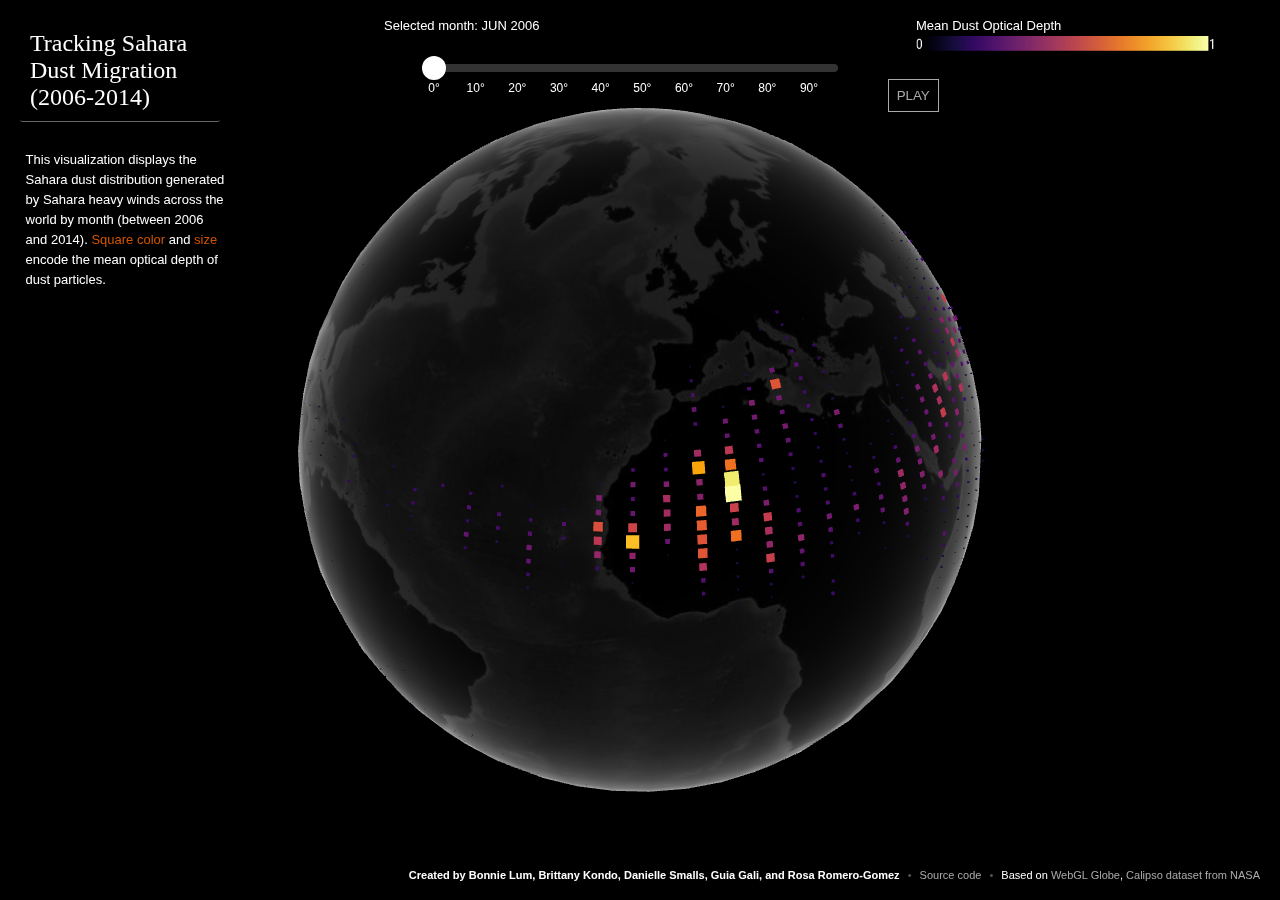
<file: index.html>
<!DOCTYPE HTML>
<html lang="en">
  <head>
    <title>WebGL Globe</title>
    <meta charset="utf-8">
    <link rel="stylesheet" type="text/css" href="main.css"/>
  </head>
  <body>

  <div id="container"></div>

  <div id="info">
    <strong>Created by Bonnie Lum, Brittany Kondo, Danielle Smalls, Guia Gali, and Rosa Romero-Gomez</a></strong>
      <span class="bull">&bull;</span>
      <a href="https://github.com/RosaRomeroGomez/Lady_Sahara_Hackers">Source code</a>
      <span class="bull">&bull;</span>
      Based on <a href="http://code.google.com/p/webgl-globe/">WebGL Globe</a>,
      <a href="https://www-calipso.larc.nasa.gov/tools/data_avail/">Calipso dataset from NASA</a>
 </div>

 <div id="currentInfo">
    <span id="year1990" class="year">1990</span>
  </div>

<div id="title">
    Tracking Sahara Dust Migration (2006-2014)
</div>
<div id="description">This visualization displays the Sahara dust distribution generated by Sahara heavy winds across the world by  month (between 2006 and 2014). <span style="color:#D35400">Square color</span> and <span style="color:#D35400">size</span> encode the mean optical depth of dust particles.
</div>

<!--  <a id="ce" href="http://www.chromeexperiments.com/globe">
    <span>This is a Chrome Experiment</span>
  </a> -->

  <div class="time-slider-container">
      <div id="timeSliderLabel">Selected month: JUN 2006</div>
      <svg height=64 width=500 id="timeSlider"></svg>
      <button onclick="playOnClick(this);" id="playButton">Play</button>
  </div>

  <div class="legend-container">
    <div>Mean Dust Optical Depth</div>    
    <img src="legend.png" height="15" width="300">

  </div>

  <script type="text/javascript" src="libraries/Detector.js"></script>
  <script type="text/javascript" src="libraries/three.min.js"></script>
  <script type="text/javascript" src="libraries/Tween.js"></script>
  <script type="text/javascript" src="libraries/d3.min.js"></script>
  <script type="text/javascript" src="libraries/d3-scale-chromatic.min.js"></script>
  <script type="text/javascript" src="globe.js"></script>
  <script type="text/javascript" src="global-vars.js"></script>
  <script type="text/javascript" src="time-slider.js"></script>
  <script type="text/javascript" src="app.js"></script>
  </body>
</html>
</file>
<file: main.css>
html {
  height: 100%;
}
body {
  margin: 0;
  padding: 0;
  background: #000000 url(loading.gif) center center no-repeat;
  color: #ffffff;
  font-family: sans-serif;
  font-size: 13px;
  line-height: 20px;
  height: 100%;
}

#info {

  font-size: 11px;
  position: absolute;
  bottom: 5px;
  background-color: rgba(0,0,0,0.8);
  border-radius: 3px;
  right: 10px;
  padding: 10px;

}

#currentInfo {
  width: 180px;
  position: absolute;
  left: 20px;
  top: 80px;

  background-color: rgba(0,0,0,0);

  /*border-top: 1px solid rgba(255,255,255,0.4);
  padding: 10px;*/
}

a {
  color: #aaa;
  text-decoration: none;
}
a:hover {
  text-decoration: underline;
}

.bull {
  padding: 0 5px;
  color: #555;
}

#title {
  position: absolute;
  top: 20px;
  width: 180px;
  left: 20px;
  background-color: rgba(0,0,0,0.2);
  border-radius: 3px;
  font: 24px Georgia;
  border-bottom: 1px solid rgba(255,255,255,0.4);
  padding: 10px;

}

.year {
  font: 16px Georgia;
  line-height: 26px;
  height: 30px;
  text-align: center;
  float: left;
  width: 90px;
  color: rgba(0, 0, 0, 0.4);

  cursor: pointer;
  -webkit-transition: all 0.1s ease-out;
}

.year:hover, .year.active {
  font-size: 23px;
  color: #000;
}

#ce span {
  display: none;
}

#ce {
  width: 107px;
  height: 55px;
  display: block;
  position: absolute;
  bottom: 15px;
  left: 20px;
  background: url(ce.png);
}

#playButton, #pauseButton{
  text-transform: uppercase;
  background: #000;
  padding: 8px;
  margin-right: 8px;
  border: 1px solid #aaa !important;
  display: inline-block;
  color: #aaa;
}

#playButton:hover {
  color: #fff !important;
background: #333;
border-color: #333 !important;
transition: all 0.4s ease 0s;
}

#pauseButton:hover {
  color: #fff !important;
background: #333;
border-color: #333 !important;
transition: all 0.4s ease 0s;
}

.time-slider-container {
    position: absolute;
    margin: auto;
    left: 30%;
    top:16px;
    height:64px;
    width: 50%
    background: none;
}

.legend-container {
    position: absolute;
    margin: auto;
    right: 5%;
    top:16px;
    height:64px;
    width: 300px;
    background: none;
}

#description{
    position: absolute;
    margin: auto;
    left: 2%;
    top:150px;
    height:64px;
    width: 200px;
    background: none;
}





.ticks {
  font: 12px sans-serif;
  fill: #fff;
}

.track,
.track-inset,
.track-overlay {
  stroke-linecap: round;
}

/* .track {
  fill: #444;
  stroke: #fff;
  stroke-opacity: 1;
  stroke-width: 10px;
}*/

.track-inset {
  stroke: #333;
  stroke-width: 8px;
}

.track-overlay {
  pointer-events: stroke;
  stroke-width: 50px;
  stroke: transparent;
  cursor: pointer;
}

.handle {
  color: #e0e0e0;
}

.handle {
  fill: #fff;
}

   .stop-left {
                stop-color: #3f51b5;  /* Indigo */
            }

            .stop-right {
                stop-color: #009688;  /* Teal */
            }

            .filled {
                fill: url(#mainGradient);
            }
</file>
